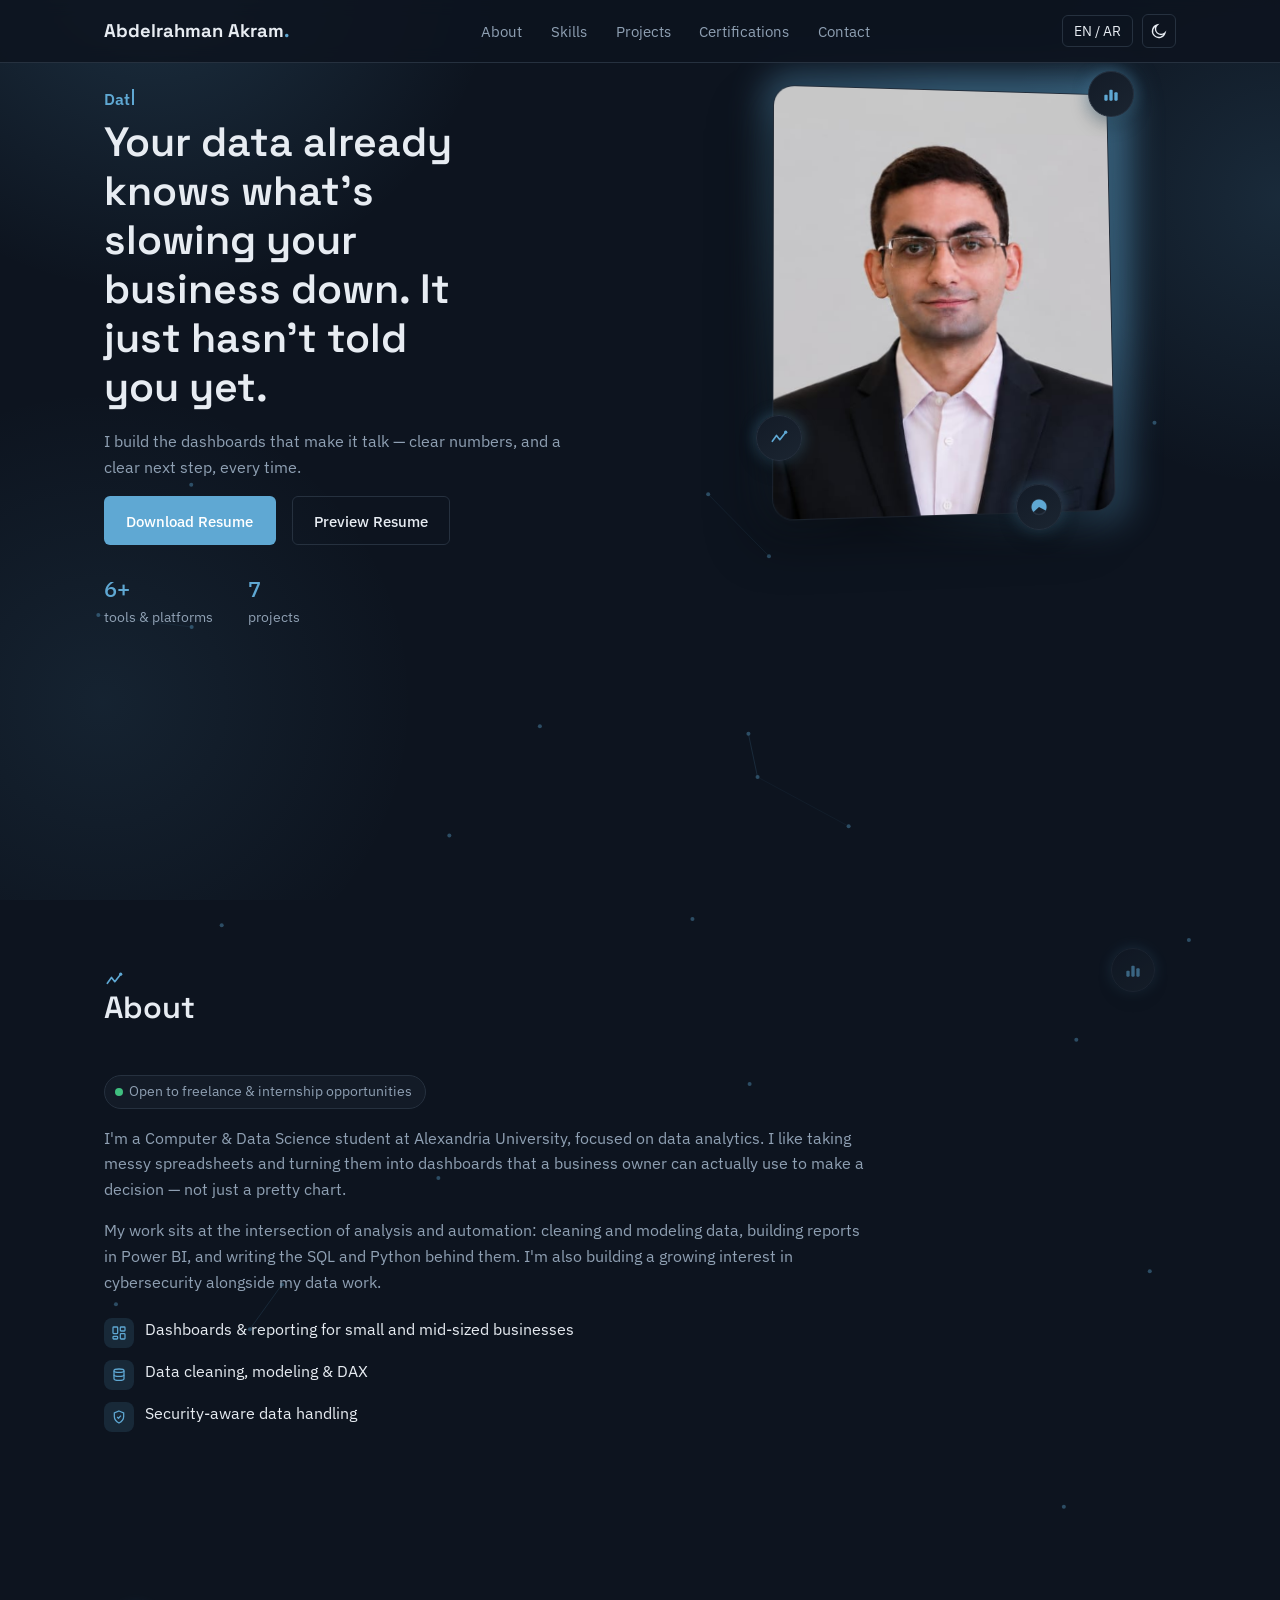
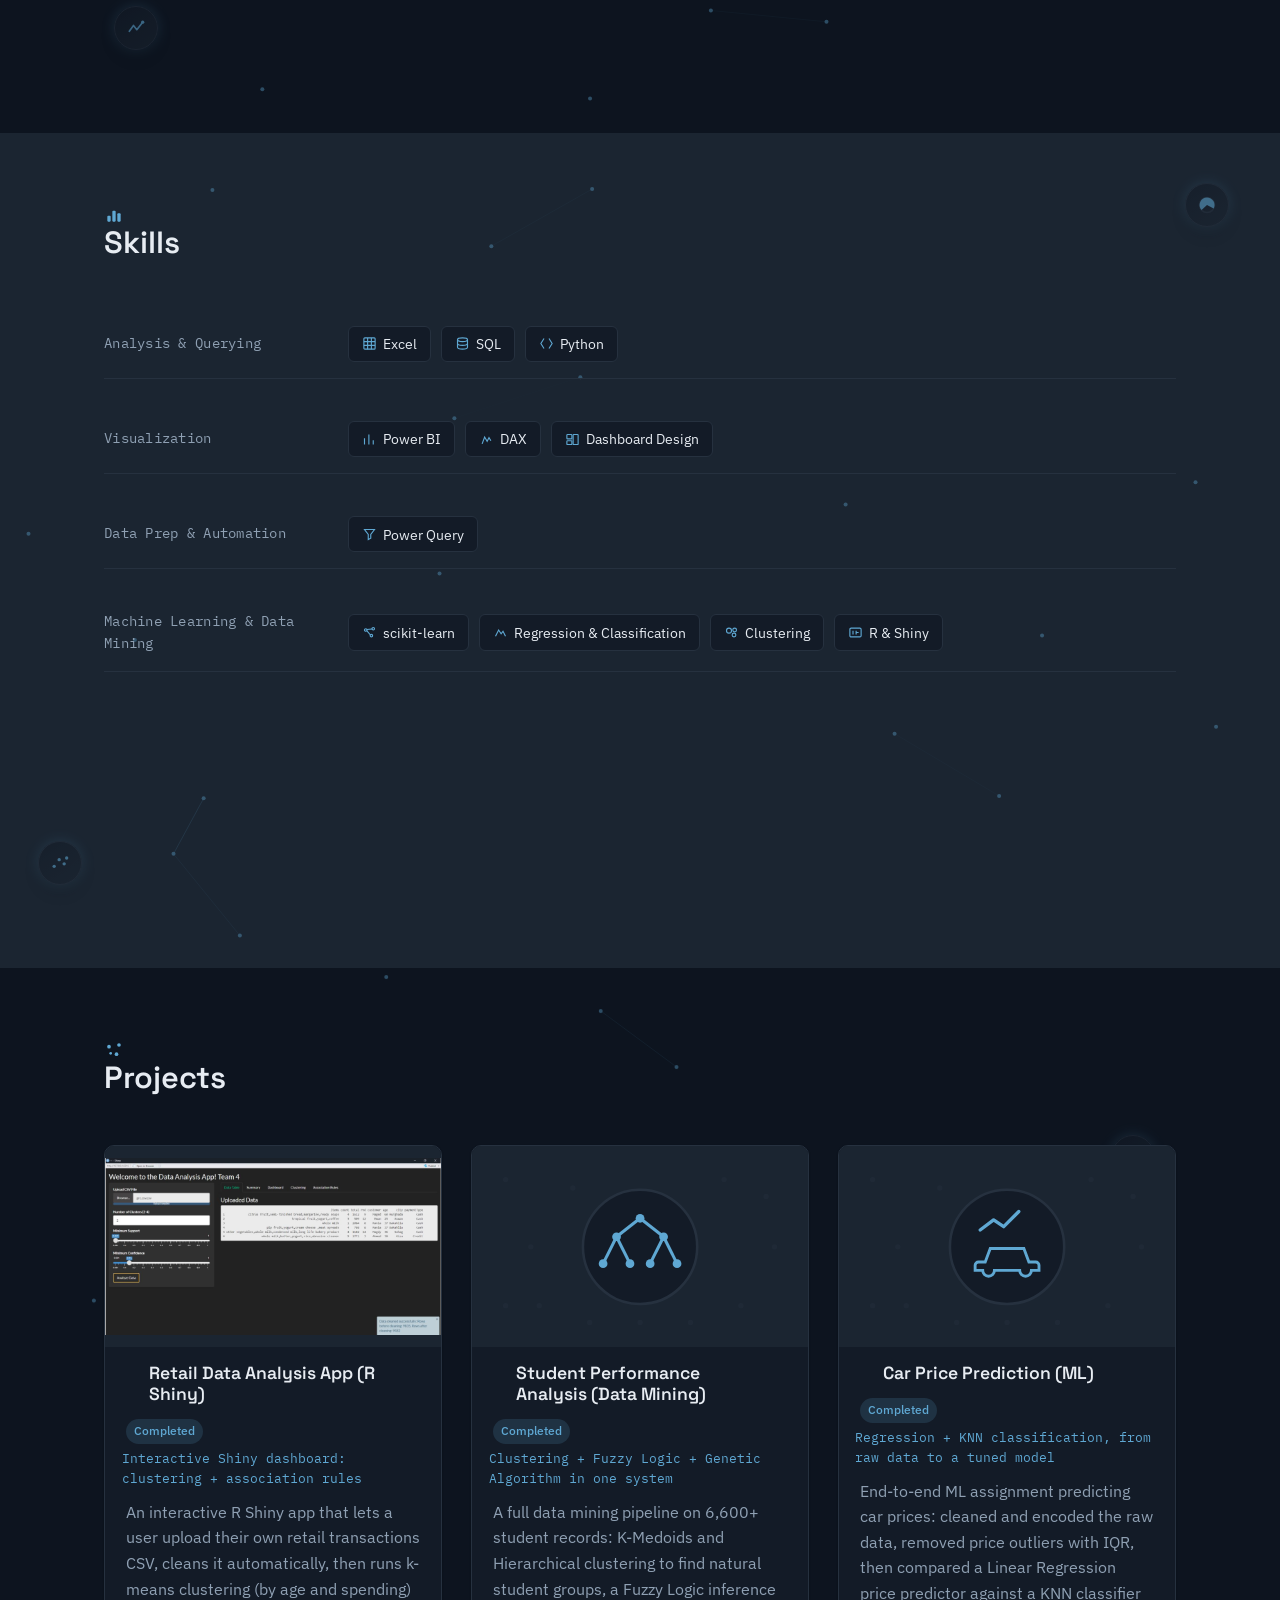
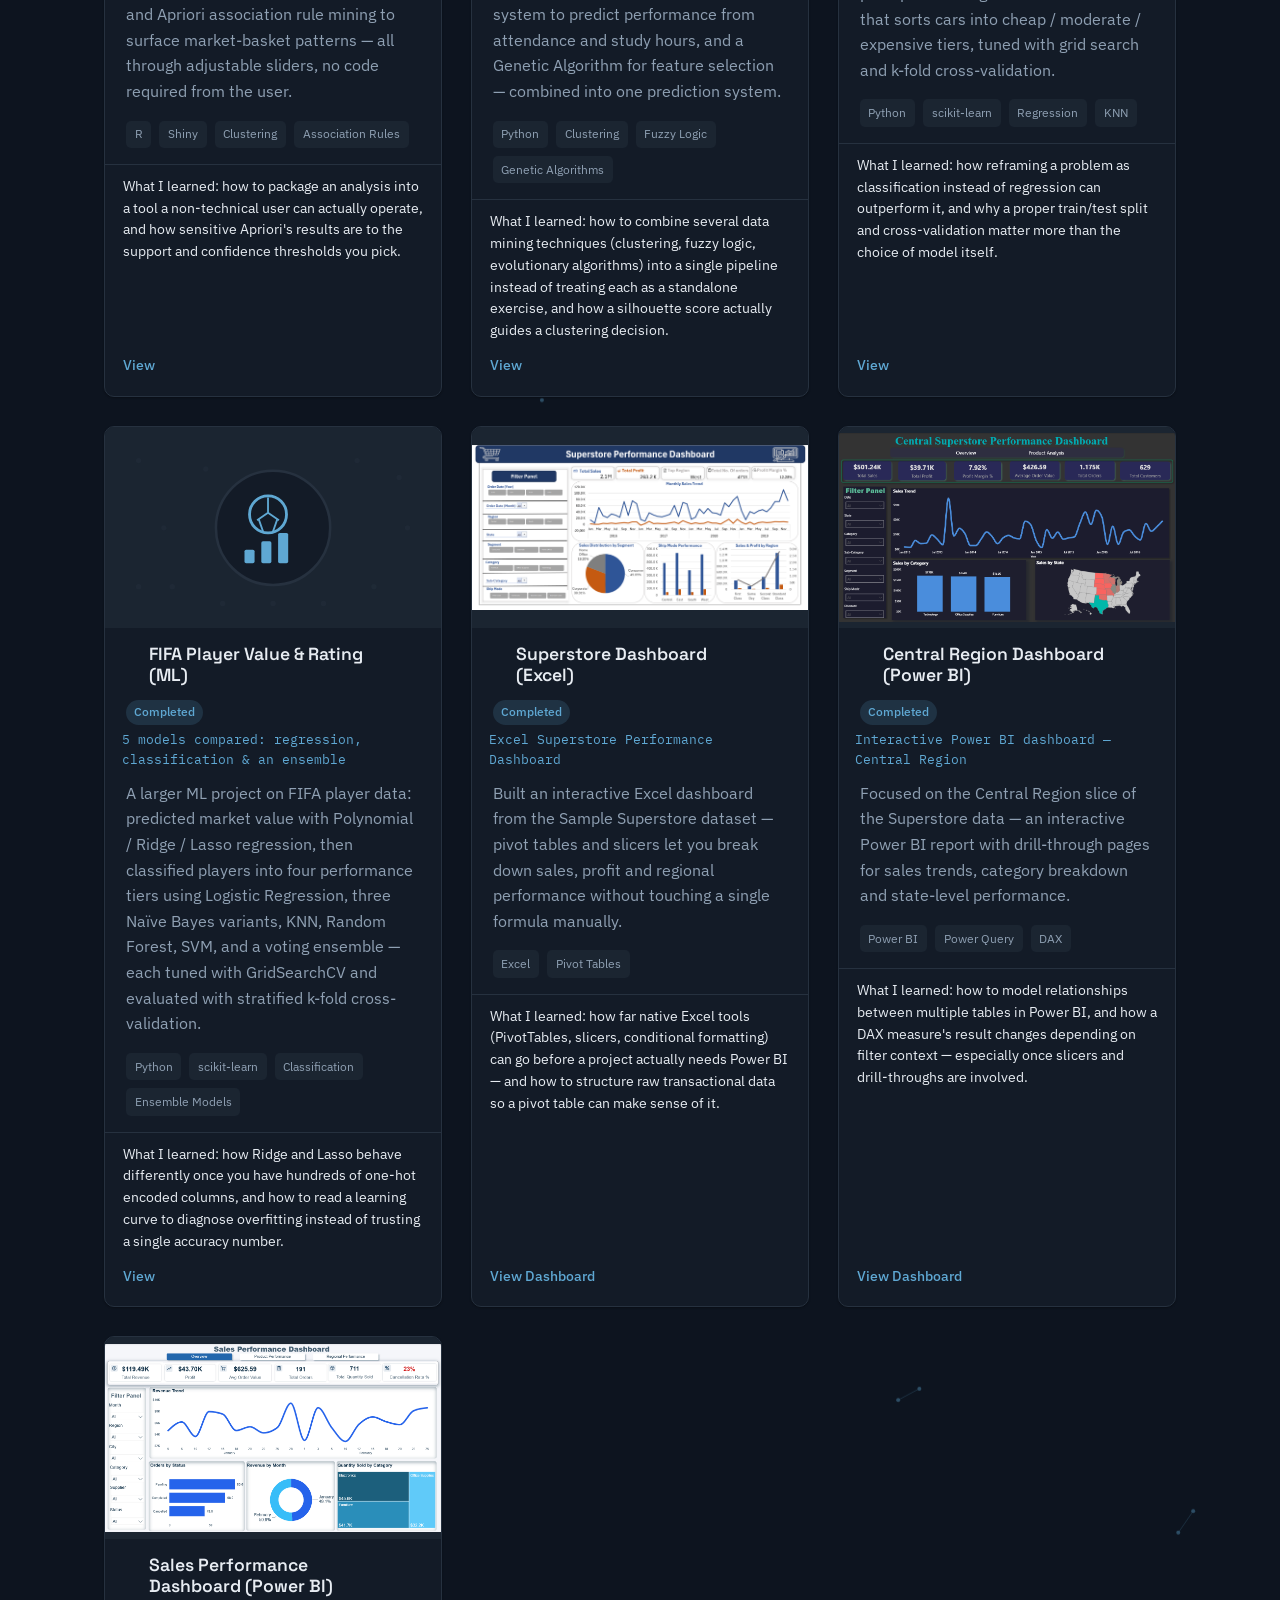
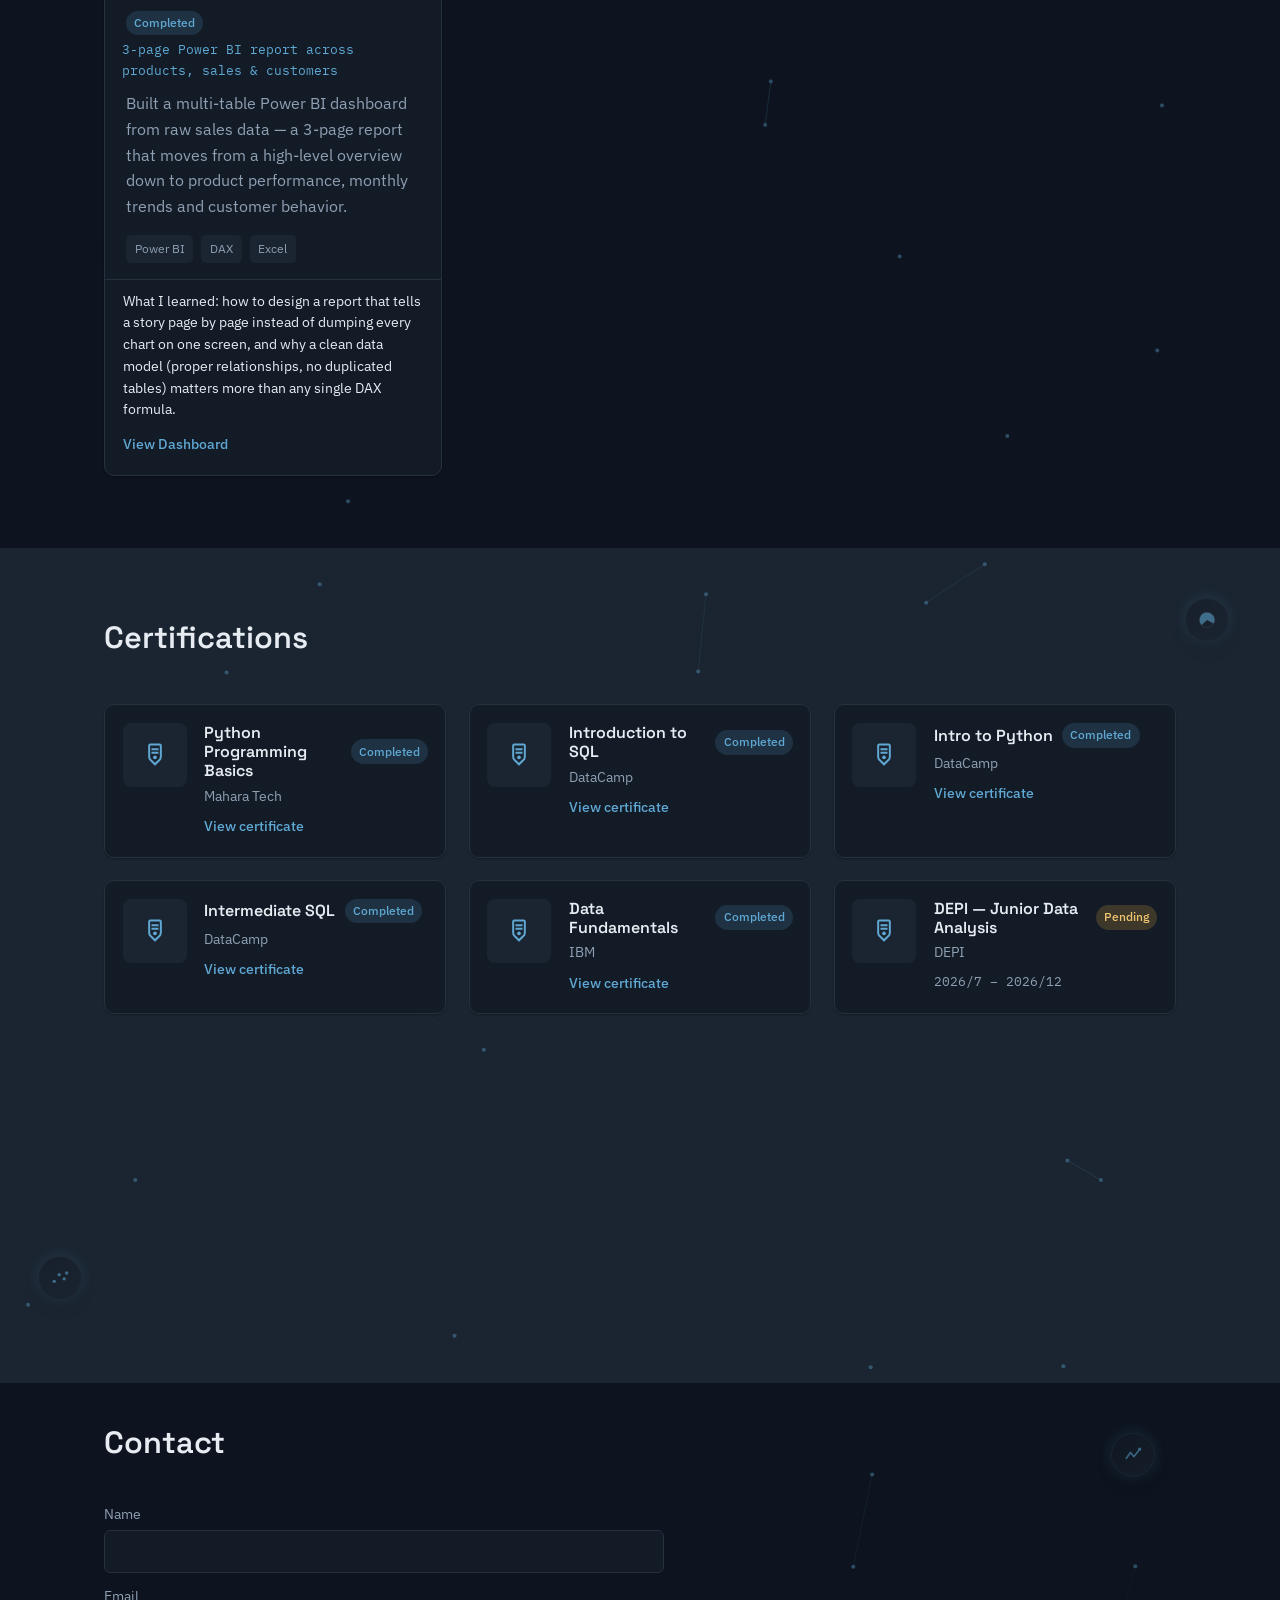
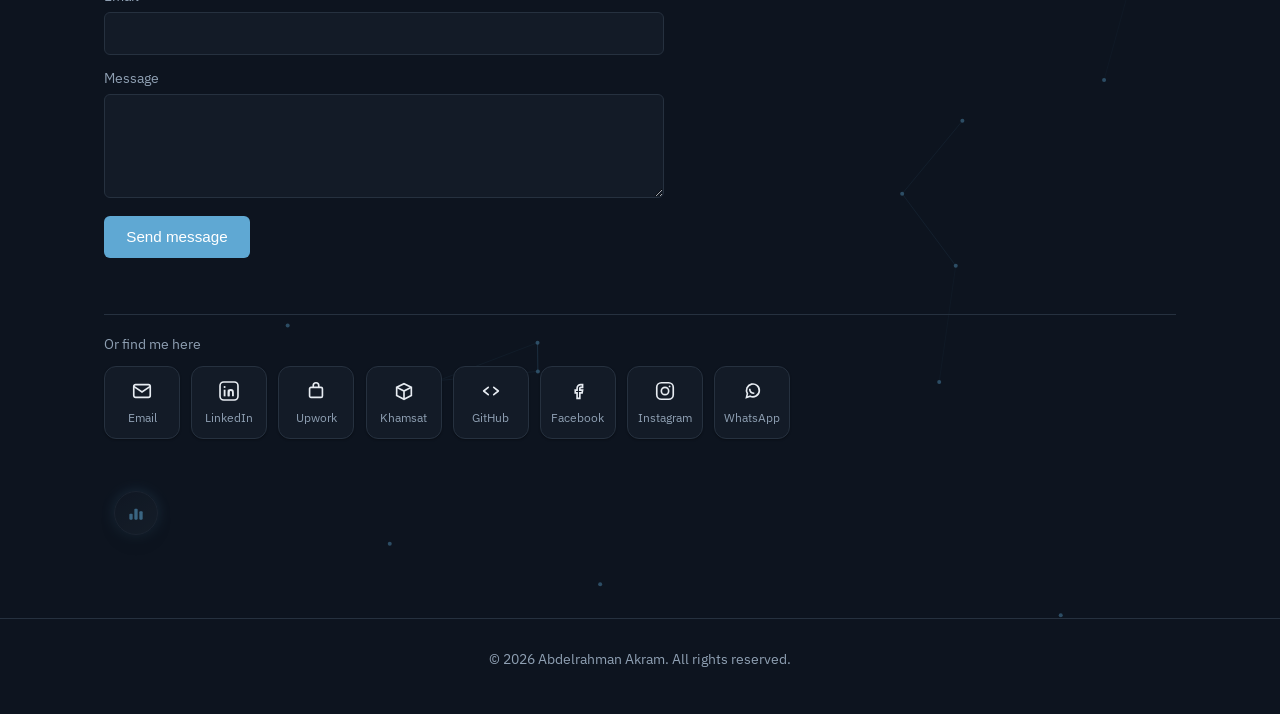
<file: portfolio/index.html>
<!DOCTYPE html>
<html lang="en" dir="ltr">
<head>
<meta charset="UTF-8">
<meta name="viewport" content="width=device-width, initial-scale=1.0">
<title>Abdelrahman Akram — Data Analyst Portfolio</title>

<meta name="description" content="Abdelrahman Akram — Data Analyst portfolio. Power BI dashboards, SQL, Python and data analytics work for growing businesses.">
<meta name="keywords" content="Abdelrahman Akram, Data Analyst, Power BI, SQL, Python, Data Analytics, DAX, Dashboards, Alexandria Egypt">
<meta name="author" content="Abdelrahman Akram">
<meta name="robots" content="index, follow">
<link rel="canonical" href="https://portfolio-cyan-psi-65.vercel.app/">

<!-- Open Graph -->
<meta property="og:type" content="website">
<meta property="og:title" content="Abdelrahman Akram — Data Analyst Portfolio">
<meta property="og:description" content="Power BI dashboards, SQL, Python and data analytics work for growing businesses.">
<meta property="og:url" content="https://portfolio-cyan-psi-65.vercel.app/">
<meta property="og:locale" content="en_US">

<!-- Twitter -->
<meta name="twitter:card" content="summary_large_image">
<meta name="twitter:title" content="Abdelrahman Akram — Data Analyst Portfolio">
<meta name="twitter:description" content="Power BI dashboards, SQL, Python and data analytics work for growing businesses.">
<meta name="twitter:image" content="assets/og-image.png">

<meta name="theme-color" content="#0D141F">
<link rel="icon" type="image/svg+xml" href="Photos/favicon.svg">

<script type="application/ld+json">
{
  "@context": "https://schema.org",
  "@type": "Person",
  "name": "Abdelrahman Akram",
  "jobTitle": "Data Analyst",
  "url": "https://portfolio-cyan-psi-65.vercel.app/",
  "knowsAbout": ["Data Analysis", "Power BI", "SQL", "Python", "Dashboards"]
}
</script>

<link rel="preconnect" href="https://fonts.googleapis.com">
<link rel="preconnect" href="https://fonts.gstatic.com" crossorigin>
<link href="https://fonts.googleapis.com/css2?family=Space+Grotesk:wght@500;600;700&family=IBM+Plex+Sans:wght@400;500;600&family=IBM+Plex+Sans+Arabic:wght@400;500;600;700&family=IBM+Plex+Mono:wght@500&display=swap" rel="stylesheet">
<link rel="stylesheet" href="styles.css">
</head>
<body>

<header class="site-header">
  <div class="header-inner">
    <a href="#hero" class="brand"><span data-i18n="brand_name">Abdelrahman Akram</span><span class="brand-dot">.</span></a>

    <nav class="main-nav" id="mainNav">
      <a href="#about" data-i18n="nav_about">About</a>
      <a href="#skills" data-i18n="nav_skills">Skills</a>
      <a href="#projects" data-i18n="nav_projects">Projects</a>
      <a href="#certifications" data-i18n="nav_certifications">Certifications</a>
      <a href="#contact" data-i18n="nav_contact">Contact</a>
    </nav>

    <div class="header-controls">
      <button id="langToggle" class="ctrl-btn" type="button" aria-label="Toggle language">EN / AR</button>
      <button id="themeToggle" class="ctrl-btn icon-btn" type="button" aria-label="Toggle dark mode">
        <svg id="iconSun" viewBox="0 0 24 24" width="18" height="18" fill="none" stroke="currentColor" stroke-width="1.8" style="display:none"><circle cx="12" cy="12" r="4.2"/><path d="M12 2.5v2.4M12 19v2.4M4.5 12H2M22 12h-2.5M5.3 5.3l1.7 1.7M17 17l1.7 1.7M18.7 5.3L17 7M7 17l-1.7 1.7"/></svg>
        <svg id="iconMoon" viewBox="0 0 24 24" width="18" height="18" fill="none" stroke="currentColor" stroke-width="1.8"><path d="M20 14.5A8.5 8.5 0 1 1 9.5 4a7 7 0 0 0 10.5 10.5Z"/></svg>
      </button>
      <button id="navToggle" class="nav-toggle" type="button" aria-label="Open menu">
        <span></span><span></span><span></span>
      </button>
    </div>
  </div>
</header>

<main>

  <!-- HERO -->
  <section id="hero" class="hero">
    <canvas id="dataCanvas" class="data-canvas hero-canvas" aria-hidden="true"></canvas>
    <div class="hero-content">
      <p class="hero-role"><span id="heroRoleText" data-i18n="hero_role">Data Analyst</span><span class="hero-role-cursor" aria-hidden="true"></span></p>
      <h1 data-i18n="hero_title">Your data already knows what's slowing your business down. It just hasn't told you yet.</h1>
      <p class="hero-sub" data-i18n="hero_sub">I build the dashboards that make it talk — clear numbers, and a clear next step, every time.</p>

      <div class="hero-actions">
        <a class="btn btn-primary" href="assets/Abdelrahman-Akram-Resume.pdf" download>
          <span data-i18n="hero_download">Download Resume</span>
        </a>
        <a class="btn btn-ghost" href="assets/Abdelrahman-Akram-Resume.pdf" target="_blank" rel="noopener">
          <span data-i18n="hero_preview">Preview Resume</span>
        </a>
      </div>

      <div class="hero-stats">
        <div class="stat"><span class="stat-num" data-count="6" data-suffix="+">0</span><span data-i18n="stat_tools">tools &amp; platforms</span></div>
        <div class="stat"><span class="stat-num" data-count="7" data-suffix="">0</span><span data-i18n="stat_projects">projects</span></div>
      </div>
    </div>

    <div class="hero-visual">
      <div class="hero-photo-wrap" id="heroPhotoAnim">
        <div class="hero-photo">
          <svg class="hero-photo-fallback" viewBox="0 0 200 200" width="100%" height="100%" aria-hidden="true">
            <rect width="200" height="200" rx="16" fill="var(--surface-2)"/>
            <circle cx="100" cy="80" r="34" fill="var(--border)"/>
            <path d="M40 175c8-38 40-58 60-58s52 20 60 58" fill="var(--border)"/>
          </svg>
          <img class="hero-photo-img" src="Photos/Photo.png" alt="Abdelrahman Akram" loading="lazy" onerror="this.style.display='none'">
        </div>

        <div class="deco-chart deco-1" aria-hidden="true">
          <svg viewBox="0 0 24 24" width="20" height="20"><rect x="4" y="13" width="4" height="7" rx="1" fill="var(--primary)"/><rect x="10" y="7" width="4" height="13" rx="1" fill="var(--accent)"/><rect x="16" y="10" width="4" height="10" rx="1" fill="var(--primary)"/></svg>
        </div>
        <div class="deco-chart deco-2" aria-hidden="true">
          <svg viewBox="0 0 24 24" width="20" height="20" fill="none" stroke="var(--primary)" stroke-width="2" stroke-linecap="round" stroke-linejoin="round"><path d="M4 16 9 9l4 5 7-9"/><circle cx="20" cy="5" r="2" fill="var(--accent)" stroke="none"/></svg>
        </div>
        <div class="deco-chart deco-3" aria-hidden="true">
          <svg viewBox="0 0 24 24" width="20" height="20"><circle cx="12" cy="12" r="9" fill="none" stroke="var(--border)" stroke-width="2"/><path d="M12 3a9 9 0 0 1 8 13.2L12 12Z" fill="var(--accent)"/><path d="M12 3a9 9 0 0 0-6.5 15.1L12 12Z" fill="var(--primary)"/></svg>
        </div>
      </div>
    </div>

  </section>

  <!-- ABOUT -->
  <section id="about" class="section">
    <canvas class="data-canvas" aria-hidden="true"></canvas>
    <div class="section-deco sd-tr" aria-hidden="true"><svg viewBox="0 0 24 24" width="20" height="20"><rect x="4" y="13" width="4" height="7" rx="1" fill="var(--primary)"/><rect x="10" y="7" width="4" height="13" rx="1" fill="var(--accent)"/><rect x="16" y="10" width="4" height="10" rx="1" fill="var(--primary)"/></svg></div>
    <div class="section-deco sd-bl" aria-hidden="true"><svg viewBox="0 0 24 24" width="20" height="20" fill="none" stroke="var(--primary)" stroke-width="2" stroke-linecap="round" stroke-linejoin="round"><path d="M4 16 9 9l4 5 7-9"/><circle cx="20" cy="5" r="2" fill="var(--accent)" stroke="none"/></svg></div>
    <div class="section-chart section-chart-1" aria-hidden="true">
      <svg viewBox="0 0 24 24" width="20" height="20" fill="none" stroke="var(--primary)" stroke-width="2" stroke-linecap="round" stroke-linejoin="round"><path d="M4 16 9 9l4 5 7-9"/><circle cx="20" cy="5" r="2" fill="var(--accent)" stroke="none"/></svg>
    </div>
    <div class="section-head">
      <h2 data-i18n="about_h2">About</h2>
    </div>
    <div class="about-grid">
      <div class="about-text">
        <p class="status-pill"><span class="status-dot" aria-hidden="true"></span><span data-i18n="about_status">Open to freelance &amp; internship opportunities</span></p>
        <p data-i18n="about_p1">I'm a Computer &amp; Data Science student at Alexandria University, focused on data analytics. I like taking messy spreadsheets and turning them into dashboards that a business owner can actually use to make a decision — not just a pretty chart.</p>
        <p data-i18n="about_p2">My work sits at the intersection of analysis and automation: cleaning and modeling data, building reports in Power BI, and writing the SQL and Python behind them. I'm also building a growing interest in cybersecurity alongside my data work.</p>
        <ul class="focus-list">
          <li>
            <span class="focus-icon" aria-hidden="true"><svg viewBox="0 0 24 24" fill="none" stroke="currentColor" stroke-width="1.9"><rect x="3" y="3" width="7" height="10" rx="1.2"/><rect x="14" y="3" width="7" height="6" rx="1.2"/><rect x="14" y="13" width="7" height="8" rx="1.2"/><rect x="3" y="17" width="7" height="4" rx="1.2"/></svg></span>
            <span data-i18n="about_focus1">Dashboards &amp; reporting for small and mid-sized businesses</span>
          </li>
          <li>
            <span class="focus-icon" aria-hidden="true"><svg viewBox="0 0 24 24" fill="none" stroke="currentColor" stroke-width="1.9"><ellipse cx="12" cy="5.5" rx="7.5" ry="2.5"/><path d="M4.5 5.5v6c0 1.4 3.4 2.5 7.5 2.5s7.5-1.1 7.5-2.5v-6"/><path d="M4.5 11.5v6c0 1.4 3.4 2.5 7.5 2.5s7.5-1.1 7.5-2.5v-6"/></svg></span>
            <span data-i18n="about_focus2">Data cleaning, modeling &amp; DAX</span>
          </li>
          <li>
            <span class="focus-icon" aria-hidden="true"><svg viewBox="0 0 24 24" fill="none" stroke="currentColor" stroke-width="1.9"><path d="M12 3l7 3v5.2c0 4.6-3 7.7-7 9.8-4-2.1-7-5.2-7-9.8V6Z"/><path d="M9.3 12l1.9 1.9L15 10"/></svg></span>
            <span data-i18n="about_focus3">Security-aware data handling</span>
          </li>
        </ul>
      </div>
    </div>
  </section>

  <!-- SKILLS -->
  <section id="skills" class="section alt">
    <canvas class="data-canvas" aria-hidden="true"></canvas>
    <div class="section-deco sd-tr" aria-hidden="true"><svg viewBox="0 0 24 24" width="20" height="20"><circle cx="12" cy="12" r="9" fill="none" stroke="var(--border)" stroke-width="2"/><path d="M12 3a9 9 0 0 1 8 13.2L12 12Z" fill="var(--accent)"/><path d="M12 3a9 9 0 0 0-6.5 15.1L12 12Z" fill="var(--primary)"/></svg></div>
    <div class="section-deco sd-bl" aria-hidden="true"><svg viewBox="0 0 24 24" width="20" height="20"><circle cx="5" cy="16" r="2" fill="var(--primary)"/><circle cx="11" cy="8" r="2" fill="var(--accent)"/><circle cx="17" cy="13" r="2" fill="var(--primary)"/><circle cx="20" cy="6" r="2" fill="var(--accent)"/></svg></div>
    <div class="section-chart section-chart-2" aria-hidden="true">
      <svg viewBox="0 0 24 24" width="20" height="20"><rect x="4" y="13" width="4" height="7" rx="1" fill="var(--primary)"/><rect x="10" y="7" width="4" height="13" rx="1" fill="var(--accent)"/><rect x="16" y="10" width="4" height="10" rx="1" fill="var(--primary)"/></svg>
    </div>
    <div class="section-head">
      <h2 data-i18n="skills_h2">Skills</h2>
    </div>
    <div class="skills-list">
      <div class="skill-row">
        <span class="skill-label" data-i18n="skills_cat_analysis">Analysis &amp; Querying</span>
        <div class="skill-chips">
          <span><svg class="chip-icon" style="animation-delay:0s" viewBox="0 0 24 24" fill="none" stroke="currentColor" stroke-width="1.8"><rect x="3" y="3" width="18" height="18" rx="1.5"/><path d="M3 9h18M3 15h18M9 3v18M15 3v18"/></svg>Excel</span>
          <span><svg class="chip-icon" style="animation-delay:.3s" viewBox="0 0 24 24" fill="none" stroke="currentColor" stroke-width="1.8"><path d="M4 6c0-1.7 3.6-3 8-3s8 1.3 8 3-3.6 3-8 3-8-1.3-8-3Z"/><path d="M4 6v12c0 1.7 3.6 3 8 3s8-1.3 8-3V6"/><path d="M4 12c0 1.7 3.6 3 8 3s8-1.3 8-3"/></svg>SQL</span>
          <span><svg class="chip-icon" style="animation-delay:.6s" viewBox="0 0 24 24" fill="none" stroke="currentColor" stroke-width="1.8"><path d="M8 4 3 12l5 8M16 4l5 8-5 8"/></svg>Python</span>
        </div>
      </div>
      <div class="skill-row">
        <span class="skill-label" data-i18n="skills_cat_viz">Visualization</span>
        <div class="skill-chips">
          <span><svg class="chip-icon" style="animation-delay:.1s" viewBox="0 0 24 24" fill="none" stroke="currentColor" stroke-width="1.8"><path d="M4 20V10M11 20V4M18 20v-7"/></svg>Power BI</span>
          <span><svg class="chip-icon" style="animation-delay:.4s" viewBox="0 0 24 24" fill="none" stroke="currentColor" stroke-width="1.8"><path d="M5 19 9 8l4 7 3-6 3 5"/></svg>DAX</span>
          <span><svg class="chip-icon" style="animation-delay:.7s" viewBox="0 0 24 24" fill="none" stroke="currentColor" stroke-width="1.8"><rect x="3" y="4" width="8" height="7" rx="1"/><rect x="13" y="4" width="8" height="16" rx="1"/><rect x="3" y="14" width="8" height="6" rx="1"/></svg>Dashboard Design</span>
        </div>
      </div>
      <div class="skill-row">
        <span class="skill-label" data-i18n="skills_cat_prep">Data Prep &amp; Automation</span>
        <div class="skill-chips">
          <span><svg class="chip-icon" style="animation-delay:.2s" viewBox="0 0 24 24" fill="none" stroke="currentColor" stroke-width="1.8"><path d="M4 4h16l-6 8v6l-4 2v-8L4 4Z"/></svg>Power Query</span>
        </div>
      </div>
      <div class="skill-row">
        <span class="skill-label" data-i18n="skills_cat_ml">Machine Learning &amp; Data Mining</span>
        <div class="skill-chips">
          <span><svg class="chip-icon" style="animation-delay:.05s" viewBox="0 0 24 24" fill="none" stroke="currentColor" stroke-width="1.8"><circle cx="6" cy="8" r="2"/><circle cx="18" cy="6" r="2"/><circle cx="15" cy="17" r="2"/><path d="M7.6 9 13.5 16M7.6 7.3 16.2 6.4"/></svg>scikit-learn</span>
          <span><svg class="chip-icon" style="animation-delay:.35s" viewBox="0 0 24 24" fill="none" stroke="currentColor" stroke-width="1.8"><path d="M4 18 9 8l4 6 3-4 4 8"/></svg>Regression &amp; Classification</span>
          <span><svg class="chip-icon" style="animation-delay:.6s" viewBox="0 0 24 24" fill="none" stroke="currentColor" stroke-width="1.8"><circle cx="8" cy="9" r="4"/><circle cx="17" cy="8" r="3"/><circle cx="16" cy="16" r="3"/></svg>Clustering</span>
          <span><svg class="chip-icon" style="animation-delay:.8s" viewBox="0 0 24 24" fill="none" stroke="currentColor" stroke-width="1.8"><rect x="3" y="5" width="18" height="14" rx="2"/><path d="M8 9v6M13 9v6M13 12h4"/></svg>R &amp; Shiny</span>
        </div>
      </div>
    </div>
  </section>

  <!-- PROJECTS -->
  <section id="projects" class="section">
    <canvas class="data-canvas" aria-hidden="true"></canvas>
    <div class="section-deco sd-tr" aria-hidden="true"><svg viewBox="0 0 24 24" width="20" height="20"><rect x="4" y="13" width="4" height="7" rx="1" fill="var(--primary)"/><rect x="10" y="7" width="4" height="13" rx="1" fill="var(--accent)"/><rect x="16" y="10" width="4" height="10" rx="1" fill="var(--primary)"/></svg></div>
    <div class="section-deco sd-bl" aria-hidden="true"><svg viewBox="0 0 24 24" width="20" height="20" fill="none" stroke="var(--primary)" stroke-width="2" stroke-linecap="round" stroke-linejoin="round"><path d="M4 16 9 9l4 5 7-9"/><circle cx="20" cy="5" r="2" fill="var(--accent)" stroke="none"/></svg></div>
    <div class="section-chart section-chart-3" aria-hidden="true">
      <svg viewBox="0 0 24 24" width="20" height="20"><circle cx="6" cy="8" r="2.2" fill="var(--primary)"/><circle cx="18" cy="6" r="2.2" fill="var(--accent)"/><circle cx="15" cy="17" r="2.2" fill="var(--primary)"/><circle cx="8" cy="16" r="1.6" fill="var(--accent)"/></svg>
    </div>
    <div class="section-head">
      <h2 data-i18n="projects_h2">Projects</h2>
    </div>
    <div class="projects-grid">

      <article class="project-card">
        <div class="project-visual" data-images='["Projects/photos/project0/1.png","Projects/photos/project0/2.png","Projects/photos/project0/3.png","Projects/photos/project0/4.png","Projects/photos/project0/5.png"]'>
          <svg class="project-visual-fallback" viewBox="0 0 200 120" width="100%" height="100%">
            <rect width="200" height="120" fill="var(--surface-2)"/>
            <g opacity=".4" fill="var(--border)">
              <circle cx="20" cy="20" r="1.6"/><circle cx="40" cy="95" r="1.6"/><circle cx="60" cy="25" r="1.6"/>
              <circle cx="175" cy="30" r="1.6"/><circle cx="160" cy="95" r="1.6"/><circle cx="20" cy="95" r="1.6"/>
              <circle cx="180" cy="60" r="1.6"/><circle cx="35" cy="60" r="1.6"/><circle cx="150" cy="20" r="1.6"/>
              <circle cx="100" cy="105" r="1.6"/><circle cx="70" cy="105" r="1.6"/><circle cx="130" cy="105" r="1.6"/>
            </g>
            <circle cx="100" cy="60" r="34" fill="var(--surface)" stroke="var(--border)" stroke-width="1.5"/>
            <rect x="82" y="46" width="36" height="24" rx="3" fill="none" stroke="var(--primary)" stroke-width="2"/>
            <line x1="87" y1="78" x2="113" y2="78" stroke="var(--border)" stroke-width="2" stroke-linecap="round"/>
            <circle cx="100" cy="78" r="3.4" fill="var(--accent)"/>
          </svg>
          <img class="project-img" alt="Project screenshot" loading="lazy">
          <button type="button" class="carousel-arrow prev" aria-label="Previous image">
            <svg viewBox="0 0 24 24" fill="none" stroke="currentColor" stroke-width="2"><path d="M15 18l-6-6 6-6"/></svg>
          </button>
          <button type="button" class="carousel-arrow next" aria-label="Next image">
            <svg viewBox="0 0 24 24" fill="none" stroke="currentColor" stroke-width="2"><path d="M9 6l6 6-6 6"/></svg>
          </button>
        </div>
        <div class="project-title-row">
          <h3 data-i18n="proj_shiny_title">Retail Data Analysis App (R Shiny)</h3>
          <span class="badge done" data-i18n="status_completed">Completed</span>
        </div>
        <p class="project-stat" data-i18n="proj_shiny_stat">Interactive Shiny dashboard: clustering + association rules</p>
        <p data-i18n="proj_shiny_desc">An interactive R Shiny app that lets a user upload their own retail transactions CSV, cleans it automatically, then runs k-means clustering (by age and spending) and Apriori association rule mining to surface market-basket patterns — all through adjustable sliders, no code required from the user.</p>
        <div class="project-tags"><span>R</span><span>Shiny</span><span>Clustering</span><span>Association Rules</span></div>
        <p class="project-takeaway" data-i18n="proj_shiny_takeaway">What I learned: how to package an analysis into a tool a non-technical user can actually operate, and how sensitive Apriori's results are to the support and confidence thresholds you pick.</p>
        <a class="project-link" href="https://github.com/AbdelrhmanAkram1/Customer_Behavior-_Analysis_App_-with-RStudio-" target="_blank" rel="noopener" data-i18n="view_code">View</a>
      </article>

      <article class="project-card">
        <div class="project-visual">
          <svg viewBox="0 0 200 120" width="100%" height="100%">
            <rect width="200" height="120" fill="var(--surface-2)"/>
            <g opacity=".4" fill="var(--border)">
              <circle cx="20" cy="20" r="1.6"/><circle cx="40" cy="95" r="1.6"/><circle cx="60" cy="25" r="1.6"/>
              <circle cx="175" cy="30" r="1.6"/><circle cx="160" cy="95" r="1.6"/><circle cx="20" cy="95" r="1.6"/>
              <circle cx="180" cy="60" r="1.6"/><circle cx="35" cy="60" r="1.6"/><circle cx="150" cy="20" r="1.6"/>
              <circle cx="100" cy="105" r="1.6"/><circle cx="70" cy="105" r="1.6"/><circle cx="130" cy="105" r="1.6"/>
            </g>
            <circle cx="100" cy="60" r="34" fill="var(--surface)" stroke="var(--border)" stroke-width="1.5"/>
            <g stroke="var(--primary)" stroke-width="1.8" fill="none">
              <line x1="100" y1="43" x2="86" y2="54"/>
              <line x1="100" y1="43" x2="114" y2="54"/>
              <line x1="86" y1="54" x2="78" y2="70"/>
              <line x1="86" y1="54" x2="94" y2="70"/>
              <line x1="114" y1="54" x2="106" y2="70"/>
              <line x1="114" y1="54" x2="122" y2="70"/>
            </g>
            <g fill="var(--accent)">
              <circle cx="100" cy="43" r="2.6"/>
              <circle cx="86" cy="54" r="2.6"/><circle cx="114" cy="54" r="2.6"/>
              <circle cx="78" cy="70" r="2.6"/><circle cx="94" cy="70" r="2.6"/>
              <circle cx="106" cy="70" r="2.6"/><circle cx="122" cy="70" r="2.6"/>
            </g>
          </svg>
        </div>
        <div class="project-title-row">
          <h3 data-i18n="proj_dm_title">Student Performance Analysis (Data Mining)</h3>
          <span class="badge done" data-i18n="status_completed">Completed</span>
        </div>
        <p class="project-stat" data-i18n="proj_dm_stat">Clustering + Fuzzy Logic + Genetic Algorithm in one system</p>
        <p data-i18n="proj_dm_desc">A full data mining pipeline on 6,600+ student records: K-Medoids and Hierarchical clustering to find natural student groups, a Fuzzy Logic inference system to predict performance from attendance and study hours, and a Genetic Algorithm for feature selection — combined into one prediction system.</p>
        <div class="project-tags"><span>Python</span><span>Clustering</span><span>Fuzzy Logic</span><span>Genetic Algorithms</span></div>
        <p class="project-takeaway" data-i18n="proj_dm_takeaway">What I learned: how to combine several data mining techniques (clustering, fuzzy logic, evolutionary algorithms) into a single pipeline instead of treating each as a standalone exercise, and how a silhouette score actually guides a clustering decision.</p>
        <a class="project-link" href="https://github.com/AbdelrhmanAkram1/Student-Performance-Analysis-and-prediction-python" target="_blank" rel="noopener" data-i18n="view_code">View</a>
      </article>

      <article class="project-card">
        <div class="project-visual">
          <svg viewBox="0 0 200 120" width="100%" height="100%">
            <rect width="200" height="120" fill="var(--surface-2)"/>
            <g opacity=".4" fill="var(--border)">
              <circle cx="20" cy="20" r="1.6"/><circle cx="40" cy="95" r="1.6"/><circle cx="60" cy="25" r="1.6"/>
              <circle cx="175" cy="30" r="1.6"/><circle cx="160" cy="95" r="1.6"/><circle cx="20" cy="95" r="1.6"/>
              <circle cx="180" cy="60" r="1.6"/><circle cx="35" cy="60" r="1.6"/><circle cx="150" cy="20" r="1.6"/>
              <circle cx="100" cy="105" r="1.6"/><circle cx="70" cy="105" r="1.6"/><circle cx="130" cy="105" r="1.6"/>
            </g>
            <circle cx="100" cy="60" r="34" fill="var(--surface)" stroke="var(--border)" stroke-width="1.5"/>
            <path d="M84 50l8-6 6 4 9-9" fill="none" stroke="var(--accent)" stroke-width="2" stroke-linecap="round" stroke-linejoin="round"/>
            <path d="M83 69h4l3-8h20l3 8h4a2 2 0 0 1 2 2v3h-4.5a3.5 3.5 0 0 1-7 0h-15a3.5 3.5 0 0 1-7 0H81v-3a2 2 0 0 1 2-2Z" fill="none" stroke="var(--primary)" stroke-width="1.7"/>
          </svg>
        </div>
        <div class="project-title-row">
          <h3 data-i18n="proj_car_title">Car Price Prediction (ML)</h3>
          <span class="badge done" data-i18n="status_completed">Completed</span>
        </div>
        <p class="project-stat" data-i18n="proj_car_stat">Regression + KNN classification, from raw data to a tuned model</p>
        <p data-i18n="proj_car_desc">End-to-end ML assignment predicting car prices: cleaned and encoded the raw data, removed price outliers with IQR, then compared a Linear Regression price predictor against a KNN classifier that sorts cars into cheap / moderate / expensive tiers, tuned with grid search and k-fold cross-validation.</p>
        <div class="project-tags"><span>Python</span><span>scikit-learn</span><span>Regression</span><span>KNN</span></div>
        <p class="project-takeaway" data-i18n="proj_car_takeaway">What I learned: how reframing a problem as classification instead of regression can outperform it, and why a proper train/test split and cross-validation matter more than the choice of model itself.</p>
        <a class="project-link" href="https://github.com/AbdelrhmanAkram1/Machine-Learning-Car-Price-Prediction-and-Classification" target="_blank" rel="noopener" data-i18n="view_code">View</a>
      </article>

      <article class="project-card">
        <div class="project-visual">
          <svg viewBox="0 0 200 120" width="100%" height="100%">
            <rect width="200" height="120" fill="var(--surface-2)"/>
            <g opacity=".4" fill="var(--border)">
              <circle cx="20" cy="20" r="1.6"/><circle cx="40" cy="95" r="1.6"/><circle cx="60" cy="25" r="1.6"/>
              <circle cx="175" cy="30" r="1.6"/><circle cx="160" cy="95" r="1.6"/><circle cx="20" cy="95" r="1.6"/>
              <circle cx="180" cy="60" r="1.6"/><circle cx="35" cy="60" r="1.6"/><circle cx="150" cy="20" r="1.6"/>
              <circle cx="100" cy="105" r="1.6"/><circle cx="70" cy="105" r="1.6"/><circle cx="130" cy="105" r="1.6"/>
            </g>
            <circle cx="100" cy="60" r="34" fill="var(--surface)" stroke="var(--border)" stroke-width="1.5"/>
            <circle cx="97" cy="52" r="11" fill="none" stroke="var(--primary)" stroke-width="1.7"/>
            <path d="M97 42v9l6.5 4.5M97 51l-6.5 4.5M91.5 55l2.5 7M102.5 55l-2.5 7" stroke="var(--primary)" stroke-width="1.1" fill="none"/>
            <g fill="var(--accent)">
              <rect x="83" y="73" width="6" height="8" rx="1"/>
              <rect x="93" y="68" width="6" height="13" rx="1"/>
              <rect x="103" y="63" width="6" height="18" rx="1"/>
            </g>
          </svg>
        </div>
        <div class="project-title-row">
          <h3 data-i18n="proj_fifa_title">FIFA Player Value &amp; Rating (ML)</h3>
          <span class="badge done" data-i18n="status_completed">Completed</span>
        </div>
        <p class="project-stat" data-i18n="proj_fifa_stat">5 models compared: regression, classification &amp; an ensemble</p>
        <p data-i18n="proj_fifa_desc">A larger ML project on FIFA player data: predicted market value with Polynomial / Ridge / Lasso regression, then classified players into four performance tiers using Logistic Regression, three Naïve Bayes variants, KNN, Random Forest, SVM, and a voting ensemble — each tuned with GridSearchCV and evaluated with stratified k-fold cross-validation.</p>
        <div class="project-tags"><span>Python</span><span>scikit-learn</span><span>Classification</span><span>Ensemble Models</span></div>
        <p class="project-takeaway" data-i18n="proj_fifa_takeaway">What I learned: how Ridge and Lasso behave differently once you have hundreds of one-hot encoded columns, and how to read a learning curve to diagnose overfitting instead of trusting a single accuracy number.</p>
        <a class="project-link" href="https://github.com/AbdelrhmanAkram1/Machine-Learning-Car-Price-Prediction-and-Classification" target="_blank" rel="noopener" data-i18n="view_code">View</a>
      </article>

      <article class="project-card">
        <div class="project-visual" data-images='["Projects/photos/project1/1.png","Projects/photos/project1/2.png"]'>
          <svg class="project-visual-fallback" viewBox="0 0 200 120" width="100%" height="100%">
            <rect width="200" height="120" fill="var(--surface-2)"/>
            <g fill="var(--primary)">
              <rect x="20" y="60" width="18" height="45"/>
              <rect x="50" y="40" width="18" height="65"/>
              <rect x="80" y="70" width="18" height="35"/>
            </g>
            <g fill="var(--accent)">
              <rect x="110" y="30" width="18" height="75"/>
              <rect x="140" y="55" width="18" height="50"/>
            </g>
          </svg>
          <img class="project-img" alt="Project screenshot" loading="lazy">
          <button type="button" class="carousel-arrow prev" aria-label="Previous image">
            <svg viewBox="0 0 24 24" fill="none" stroke="currentColor" stroke-width="2"><path d="M15 18l-6-6 6-6"/></svg>
          </button>
          <button type="button" class="carousel-arrow next" aria-label="Next image">
            <svg viewBox="0 0 24 24" fill="none" stroke="currentColor" stroke-width="2"><path d="M9 6l6 6-6 6"/></svg>
          </button>
        </div>
        <div class="project-title-row">
          <h3 data-i18n="proj1_title">Superstore Dashboard (Excel)</h3>
          <span class="badge done" data-i18n="status_completed">Completed</span>
        </div>
        <p class="project-stat" data-i18n="proj1_stat">Excel Superstore Performance Dashboard</p>
        <p data-i18n="proj1_desc">Built an interactive Excel dashboard from the Sample Superstore dataset — pivot tables and slicers let you break down sales, profit and regional performance without touching a single formula manually.</p>
        <div class="project-tags"><span>Excel</span><span>Pivot Tables</span></div>
        <p class="project-takeaway" data-i18n="proj1_takeaway">What I learned: how far native Excel tools (PivotTables, slicers, conditional formatting) can go before a project actually needs Power BI — and how to structure raw transactional data so a pivot table can make sense of it.</p>
        <a class="project-link" href="https://1drv.ms/x/c/802f16e9505e60a0/IQB6T2bic5ogT5FCe5BD2NAxATrNrxf-bXb5vPulaAtTZrY?e=MYvqbL" target="_blank" rel="noopener" data-i18n="view_dashboard">View</a>
      </article>

      <article class="project-card">
        <div class="project-visual" data-images='["Projects/photos/project2/1.png","Projects/photos/project2/2.png"]'>
          <svg class="project-visual-fallback" viewBox="0 0 200 120" width="100%" height="100%">
            <rect width="200" height="120" fill="var(--surface-2)"/>
            <polyline points="15,90 45,60 75,80 105,35 135,55 165,20"
              fill="none" stroke="var(--primary)" stroke-width="4" stroke-linecap="round" stroke-linejoin="round"/>
            <g fill="var(--accent)">
              <circle cx="45" cy="60" r="4"/><circle cx="105" cy="35" r="4"/><circle cx="165" cy="20" r="4"/>
            </g>
          </svg>
          <img class="project-img" alt="Project screenshot" loading="lazy">
          <button type="button" class="carousel-arrow prev" aria-label="Previous image">
            <svg viewBox="0 0 24 24" fill="none" stroke="currentColor" stroke-width="2"><path d="M15 18l-6-6 6-6"/></svg>
          </button>
          <button type="button" class="carousel-arrow next" aria-label="Next image">
            <svg viewBox="0 0 24 24" fill="none" stroke="currentColor" stroke-width="2"><path d="M9 6l6 6-6 6"/></svg>
          </button>
        </div>
        <div class="project-title-row">
          <h3 data-i18n="proj2_title">Central Region Dashboard (Power BI)</h3>
          <span class="badge done" data-i18n="status_completed">Completed</span>
        </div>
        <p class="project-stat" data-i18n="proj2_stat">Interactive Power BI dashboard — Central Region</p>
        <p data-i18n="proj2_desc">Focused on the Central Region slice of the Superstore data — an interactive Power BI report with drill-through pages for sales trends, category breakdown and state-level performance.</p>
        <div class="project-tags"><span>Power BI</span><span>Power Query</span><span>DAX</span></div>
        <p class="project-takeaway" data-i18n="proj2_takeaway">What I learned: how to model relationships between multiple tables in Power BI, and how a DAX measure's result changes depending on filter context — especially once slicers and drill-throughs are involved.</p>
        <a class="project-link" href="https://app.powerbi.com/groups/me/reports/7661528d-5ee3-408a-8035-c61ba403e41c/5e73a4133a620201ad0f?experience=power-bi" target="_blank" rel="noopener" data-i18n="view_dashboard">View</a>
      </article>

      <article class="project-card">
        <div class="project-visual" data-images='["Projects/photos/project3/1.png","Projects/photos/project3/2.png","Projects/photos/project3/3.png"]'>
          <svg class="project-visual-fallback" viewBox="0 0 200 120" width="100%" height="100%">
            <rect width="200" height="120" fill="var(--surface-2)"/>
            <path d="M100 20l45 16v30c0 30-20 45-45 54-25-9-45-24-45-54V36z" fill="none" stroke="var(--primary)" stroke-width="4"/>
            <path d="M85 68l10 10 22-24" fill="none" stroke="var(--accent)" stroke-width="4" stroke-linecap="round" stroke-linejoin="round"/>
          </svg>
          <img class="project-img" alt="Project screenshot" loading="lazy">
          <button type="button" class="carousel-arrow prev" aria-label="Previous image">
            <svg viewBox="0 0 24 24" fill="none" stroke="currentColor" stroke-width="2"><path d="M15 18l-6-6 6-6"/></svg>
          </button>
          <button type="button" class="carousel-arrow next" aria-label="Next image">
            <svg viewBox="0 0 24 24" fill="none" stroke="currentColor" stroke-width="2"><path d="M9 6l6 6-6 6"/></svg>
          </button>
        </div>
        <div class="project-title-row">
          <h3 data-i18n="proj3_title">Sales Performance Dashboard (Power BI)</h3>
          <span class="badge done" data-i18n="status_completed">Completed</span>
        </div>
        <p class="project-stat" data-i18n="proj3_stat">3-page Power BI report across products, sales &amp; customers</p>
        <p data-i18n="proj3_desc">Built a multi-table Power BI dashboard from raw sales data — a 3-page report that moves from a high-level overview down to product performance, monthly trends and customer behavior.</p>
        <div class="project-tags"><span>Power BI</span><span>DAX</span><span>Excel</span></div>
        <p class="project-takeaway" data-i18n="proj3_takeaway">What I learned: how to design a report that tells a story page by page instead of dumping every chart on one screen, and why a clean data model (proper relationships, no duplicated tables) matters more than any single DAX formula.</p>
        <a class="project-link" href="https://app.powerbi.com/groups/me/reports/4855c38f-f565-45ab-9a6b-6e61f6ba46dc?pbi_source=desktop" target="_blank" rel="noopener" data-i18n="view_dashboard">View</a>
      </article>

    </div>
  </section>

  <!-- CERTIFICATIONS -->
  <section id="certifications" class="section alt">
    <canvas class="data-canvas" aria-hidden="true"></canvas>
    <div class="section-deco sd-tr" aria-hidden="true"><svg viewBox="0 0 24 24" width="20" height="20"><circle cx="12" cy="12" r="9" fill="none" stroke="var(--border)" stroke-width="2"/><path d="M12 3a9 9 0 0 1 8 13.2L12 12Z" fill="var(--accent)"/><path d="M12 3a9 9 0 0 0-6.5 15.1L12 12Z" fill="var(--primary)"/></svg></div>
    <div class="section-deco sd-bl" aria-hidden="true"><svg viewBox="0 0 24 24" width="20" height="20"><circle cx="5" cy="16" r="2" fill="var(--primary)"/><circle cx="11" cy="8" r="2" fill="var(--accent)"/><circle cx="17" cy="13" r="2" fill="var(--primary)"/><circle cx="20" cy="6" r="2" fill="var(--accent)"/></svg></div>
    <div class="section-head">
      <h2 data-i18n="certs_h2">Certifications</h2>
    </div>
    <div class="certs-grid">

      <article class="cert-card">
        <div class="cert-thumb cert-thumb-icon">
          <svg viewBox="0 0 24 24" width="28" height="28" fill="none" stroke="var(--primary)" stroke-width="1.7"><path d="M8 3h8a1 1 0 0 1 1 1v9.5a4 4 0 0 1-1.2 2.85L12 20l-3.8-3.65A4 4 0 0 1 7 13.5V4a1 1 0 0 1 1-1Z"/><path d="M9 7h6M9 10h6"/><circle cx="12" cy="14" r="1.6" fill="var(--primary)" stroke="none"/></svg>
        </div>
        <div class="cert-body">
          <div class="cert-top">
            <h3 data-i18n="cert6_name">Python Programming Basics</h3>
            <span class="badge done" data-i18n="status_completed">Completed</span>
          </div>
          <p class="cert-meta"><span>Mahara Tech</span></p>
          <a class="cert-link" href="Certifications/Python%20Programming%20Basics.pdf" target="_blank" rel="noopener" data-i18n="view_cert">View certificate</a>
        </div>
      </article>

      <article class="cert-card">
        <div class="cert-thumb cert-thumb-icon">
          <svg viewBox="0 0 24 24" width="28" height="28" fill="none" stroke="var(--primary)" stroke-width="1.7"><path d="M8 3h8a1 1 0 0 1 1 1v9.5a4 4 0 0 1-1.2 2.85L12 20l-3.8-3.65A4 4 0 0 1 7 13.5V4a1 1 0 0 1 1-1Z"/><path d="M9 7h6M9 10h6"/><circle cx="12" cy="14" r="1.6" fill="var(--primary)" stroke="none"/></svg>
        </div>
        <div class="cert-body">
          <div class="cert-top">
            <h3 data-i18n="cert4_name">Introduction to SQL</h3>
            <span class="badge done" data-i18n="status_completed">Completed</span>
          </div>
          <p class="cert-meta"><span>DataCamp</span></p>
          <a class="cert-link" href="Certifications/Introduction%20to%20SQL.pdf" target="_blank" rel="noopener" data-i18n="view_cert">View certificate</a>
        </div>
      </article>

      <article class="cert-card">
        <div class="cert-thumb cert-thumb-icon">
          <svg viewBox="0 0 24 24" width="28" height="28" fill="none" stroke="var(--primary)" stroke-width="1.7"><path d="M8 3h8a1 1 0 0 1 1 1v9.5a4 4 0 0 1-1.2 2.85L12 20l-3.8-3.65A4 4 0 0 1 7 13.5V4a1 1 0 0 1 1-1Z"/><path d="M9 7h6M9 10h6"/><circle cx="12" cy="14" r="1.6" fill="var(--primary)" stroke="none"/></svg>
        </div>
        <div class="cert-body">
          <div class="cert-top">
            <h3 data-i18n="cert3_name">Intro to Python</h3>
            <span class="badge done" data-i18n="status_completed">Completed</span>
          </div>
          <p class="cert-meta"><span>DataCamp</span></p>
          <a class="cert-link" href="Certifications/Intro%20to%20Python.pdf" target="_blank" rel="noopener" data-i18n="view_cert">View certificate</a>
        </div>
      </article>

      <article class="cert-card">
        <div class="cert-thumb cert-thumb-icon">
          <svg viewBox="0 0 24 24" width="28" height="28" fill="none" stroke="var(--primary)" stroke-width="1.7"><path d="M8 3h8a1 1 0 0 1 1 1v9.5a4 4 0 0 1-1.2 2.85L12 20l-3.8-3.65A4 4 0 0 1 7 13.5V4a1 1 0 0 1 1-1Z"/><path d="M9 7h6M9 10h6"/><circle cx="12" cy="14" r="1.6" fill="var(--primary)" stroke="none"/></svg>
        </div>
        <div class="cert-body">
          <div class="cert-top">
            <h3 data-i18n="cert2_name">Intermediate SQL</h3>
            <span class="badge done" data-i18n="status_completed">Completed</span>
          </div>
          <p class="cert-meta"><span>DataCamp</span></p>
          <a class="cert-link" href="Certifications/Intermediate%20SQL.pdf" target="_blank" rel="noopener" data-i18n="view_cert">View certificate</a>
        </div>
      </article>

      <article class="cert-card">
        <div class="cert-thumb cert-thumb-icon">
          <svg viewBox="0 0 24 24" width="28" height="28" fill="none" stroke="var(--primary)" stroke-width="1.7"><path d="M8 3h8a1 1 0 0 1 1 1v9.5a4 4 0 0 1-1.2 2.85L12 20l-3.8-3.65A4 4 0 0 1 7 13.5V4a1 1 0 0 1 1-1Z"/><path d="M9 7h6M9 10h6"/><circle cx="12" cy="14" r="1.6" fill="var(--primary)" stroke="none"/></svg>
        </div>
        <div class="cert-body">
          <div class="cert-top">
            <h3 data-i18n="cert1_name">Data Fundamentals</h3>
            <span class="badge done" data-i18n="status_completed">Completed</span>
          </div>
          <p class="cert-meta"><span>IBM</span></p>
          <a class="cert-link" href="Certifications/Data%20Fundamentals.pdf" target="_blank" rel="noopener" data-i18n="view_cert">View certificate</a>
        </div>
      </article>

      <article class="cert-card">
        <div class="cert-thumb cert-thumb-icon">
          <svg viewBox="0 0 24 24" width="28" height="28" fill="none" stroke="var(--primary)" stroke-width="1.7"><path d="M8 3h8a1 1 0 0 1 1 1v9.5a4 4 0 0 1-1.2 2.85L12 20l-3.8-3.65A4 4 0 0 1 7 13.5V4a1 1 0 0 1 1-1Z"/><path d="M9 7h6M9 10h6"/><circle cx="12" cy="14" r="1.6" fill="var(--primary)" stroke="none"/></svg>
        </div>
        <div class="cert-body">
          <div class="cert-top">
            <h3 data-i18n="cert5_name">DEPI — Junior Data Analysis</h3>
            <span class="badge progress" data-i18n="status_pending">Pending</span>
          </div>
          <p class="cert-meta"><span>DEPI</span></p>
          <p class="cert-duration" data-i18n="cert5_duration">2026/7 – 2026/12</p>
        </div>
      </article>

    </div>
  </section>

  <!-- CONTACT -->
  <section id="contact" class="section">
    <canvas class="data-canvas" aria-hidden="true"></canvas>
    <div class="section-deco sd-tr" aria-hidden="true"><svg viewBox="0 0 24 24" width="20" height="20" fill="none" stroke="var(--primary)" stroke-width="2" stroke-linecap="round" stroke-linejoin="round"><path d="M4 16 9 9l4 5 7-9"/><circle cx="20" cy="5" r="2" fill="var(--accent)" stroke="none"/></svg></div>
    <div class="section-deco sd-bl" aria-hidden="true"><svg viewBox="0 0 24 24" width="20" height="20"><rect x="4" y="13" width="4" height="7" rx="1" fill="var(--primary)"/><rect x="10" y="7" width="4" height="13" rx="1" fill="var(--accent)"/><rect x="16" y="10" width="4" height="10" rx="1" fill="var(--primary)"/></svg></div>
    <div class="section-head">
      <h2 data-i18n="contact_h2">Contact</h2>
    </div>
    <div class="contact-grid">
      <form class="contact-form" id="contactForm" action="https://formspree.io/f/meaqnoan" method="POST">
        <label for="cf-name" data-i18n="contact_name">Name</label>
        <input id="cf-name" name="name" type="text" required>

        <label for="cf-email" data-i18n="contact_email">Email</label>
        <input id="cf-email" name="email" type="email" required>

        <label for="cf-message" data-i18n="contact_message">Message</label>
        <textarea id="cf-message" name="message" rows="4" required></textarea>

        <button type="submit" class="btn btn-primary" data-i18n="contact_send">Send message</button>
        <p class="form-status" id="formStatus" role="status"></p>
      </form>
    </div>

    <div class="contact-links-wrap">
      <p class="contact-links-label" data-i18n="contact_links_label">Or find me here</p>
      <div class="contact-links">
        <a class="icon-link" href="mailto:abdelrhmanakramibrahim1@gmail.com" title="Email" data-i18n-title="tt_email" aria-label="Email">
          <svg viewBox="0 0 24 24" fill="none" stroke="currentColor" stroke-width="1.8"><rect x="3" y="5" width="18" height="14" rx="2"/><path d="M3 7l9 6 9-6"/></svg>
          <span class="icon-link-label" data-i18n="tt_email">Email</span>
        </a>
        <a class="icon-link" href="https://www.linkedin.com/in/abdelrhman-akram" target="_blank" rel="noopener" title="LinkedIn" aria-label="LinkedIn">
          <svg viewBox="0 0 24 24" fill="none" stroke="currentColor" stroke-width="1.6"><rect x="2.2" y="2.2" width="19.6" height="19.6" rx="4"/><circle cx="7.2" cy="7.6" r="1.15" fill="currentColor" stroke="none"/><path d="M7.2 10.6v7.2" stroke-width="2"/><path d="M11.6 17.8v-4.3c0-1.6 1-2.6 2.4-2.6s2.3 1 2.3 2.6v4.3" stroke-width="2"/><path d="M11.6 10.6v7.2" stroke-width="2"/></svg>
          <span class="icon-link-label">LinkedIn</span>
        </a>
        <a class="icon-link" href="https://www.upwork.com/freelancers/~019420324386105cad?mp_source=share" target="_blank" rel="noopener" title="Upwork" aria-label="Upwork">
          <svg viewBox="0 0 24 24" fill="none" stroke="currentColor" stroke-width="1.8"><rect x="5" y="8" width="14" height="11" rx="1.5"/><path d="M9 8V6a3 3 0 0 1 6 0v2"/></svg>
          <span class="icon-link-label">Upwork</span>
        </a>
        <a class="icon-link" href="https://khamsat.com/user/abdelrahman_akram_1" target="_blank" rel="noopener" title="Khamsat" aria-label="Khamsat">
          <svg viewBox="0 0 24 24" fill="none" stroke="currentColor" stroke-width="1.8"><path d="M4 8l8-4 8 4v9l-8 4-8-4Z"/><path d="M4 8l8 4 8-4M12 12v9"/></svg>
          <span class="icon-link-label">Khamsat</span>
        </a>
        <a class="icon-link" href="https://github.com/AbdelrhmanAkram1" target="_blank" rel="noopener" title="GitHub" aria-label="GitHub">
          <svg viewBox="0 0 24 24" fill="none" stroke="currentColor" stroke-width="1.8" stroke-linecap="round" stroke-linejoin="round"><path d="M9 8 4 12l5 4"/><path d="M15 8l5 4-5 4"/></svg>
          <span class="icon-link-label">GitHub</span>
        </a>
        <a class="icon-link" href="https://www.facebook.com/ahdelrhman.akram" target="_blank" rel="noopener" title="Facebook" aria-label="Facebook">
          <svg viewBox="0 0 24 24" fill="none" stroke="currentColor" stroke-width="1.8"><path d="M15 8h2V5h-2a4 4 0 0 0-4 4v2H9v3h2v6h3v-6h2.5l.5-3H14V9c0-.6.4-1 1-1Z"/></svg>
          <span class="icon-link-label">Facebook</span>
        </a>
        <a class="icon-link" href="https://www.instagram.com/abdelrahmanakram.1/" target="_blank" rel="noopener" title="Instagram" aria-label="Instagram">
          <svg viewBox="0 0 24 24" fill="none" stroke="currentColor" stroke-width="1.8"><rect x="3" y="3" width="18" height="18" rx="5"/><circle cx="12" cy="12" r="4"/><circle cx="17" cy="7" r="1" fill="currentColor" stroke="none"/></svg>
          <span class="icon-link-label">Instagram</span>
        </a>
        <a class="icon-link" href="https://wa.me/201099018213" target="_blank" rel="noopener" title="WhatsApp" aria-label="WhatsApp">
          <svg viewBox="0 0 24 24" fill="none" stroke="currentColor" stroke-width="1.8"><path d="M6 19l1-4a7 7 0 1 1 3 2.7Z"/><path d="M9.5 9.5c0 3 2 5 5 5"/></svg>
          <span class="icon-link-label">WhatsApp</span>
        </a>
      </div>
    </div>
  </section>

</main>

<footer class="site-footer">
  <p data-i18n="footer_text">© 2026 Abdelrahman Akram. All rights reserved.</p>
</footer>

<script src="script.js"></script>
</body>
</html>
</file>
<file: portfolio/styles.css>
:root{
  --bg:#0D141F;
  --surface:#131B27;
  --surface-2:#1B2531;
  --text:#E7ECF2;
  --text-muted:#8FA0B3;
  --border:#26313F;
  --primary:#5FA8D3;
  --primary-2:#8FC4E3;
  --accent:#5FA8D3;
  --shadow: 0 1px 2px rgba(0,0,0,0.3);
  --radius: 10px;
  --font-body: "IBM Plex Sans", sans-serif;
  --font-head: "Space Grotesk", sans-serif;
  --font-mono: "IBM Plex Mono", monospace;
}

html[data-theme="light"]{
  --bg:#F5F7FA;
  --surface:#FFFFFF;
  --surface-2:#EAEFF4;
  --text:#16202A;
  --text-muted:#55636F;
  --border:#DCE3EA;
  --primary:#2A5C8A;
  --primary-2:#173C5A;
  --accent:#3E8FB0;
  --shadow: 0 1px 2px rgba(22,32,42,0.06);
}

html[lang="ar"] body{
  --font-body:"IBM Plex Sans Arabic", sans-serif;
  --font-head:"IBM Plex Sans Arabic", sans-serif;
}

*{box-sizing:border-box;}
html{scroll-behavior:smooth;}
body{
  margin:0;
  background-color:var(--bg);
  background-image:
    radial-gradient(560px circle at 12% -6%, color-mix(in srgb, var(--primary) 20%, transparent), transparent 62%),
    radial-gradient(480px circle at 100% 22%, color-mix(in srgb, var(--accent) 15%, transparent), transparent 60%),
    radial-gradient(520px circle at 8% 78%, color-mix(in srgb, var(--primary) 10%, transparent), transparent 60%);
  background-repeat:no-repeat;
  background-attachment:fixed;
  background-position:12% -6%, 100% 22%, 8% 78%;
  animation:bgDrift 26s ease-in-out infinite alternate;
  color:var(--text);
  font-family:var(--font-body);
  line-height:1.6;
  transition:background-color .25s ease, color .25s ease;
}
@keyframes bgDrift{
  0%{ background-position:12% -6%, 100% 22%, 8% 78%; }
  100%{ background-position:18% 2%, 94% 30%, 14% 84%; }
}
@media (prefers-reduced-motion: reduce){
  body{animation:none;}
}
@media (max-width: 700px){
  body{background-attachment:scroll;}
}
h1,h2,h3{
  font-family:var(--font-head);
  line-height:1.2;
  margin:0 0 .5em;
  font-weight:600;
}
p{margin:0 0 1em; color:var(--text-muted);}
a{color:inherit;}
ul{padding-inline-start:1.2em;}
img,svg{max-width:100%; display:block;}

.btn{
  display:inline-block;
  padding:.75em 1.4em;
  border-radius:6px;
  font-size:.95rem;
  font-weight:500;
  text-decoration:none;
  border:1px solid transparent;
  cursor:pointer;
  transition:background .2s ease, color .2s ease, border-color .2s ease;
}
.btn-primary{background:var(--primary); color:#fff;}
.btn-primary:hover{background:var(--primary-2);}
.btn-ghost{background:transparent; color:var(--text); border-color:var(--border);}
.btn-ghost:hover{border-color:var(--primary); color:var(--primary);}

/* Header */
.site-header{
  position:sticky; top:0; z-index:50;
  background:color-mix(in srgb, var(--bg) 88%, transparent);
  backdrop-filter:blur(8px);
  border-bottom:1px solid var(--border);
}
.header-inner{
  max-width:1120px; margin:0 auto;
  display:flex; align-items:center; justify-content:space-between;
  padding:.9em 1.5em;
}
.brand{font-family:var(--font-head); font-weight:700; font-size:1.15rem; text-decoration:none; color:var(--text);}
.brand-dot{color:var(--primary);}
.main-nav{display:flex; gap:1.8em;}
.main-nav a{text-decoration:none; color:var(--text-muted); font-size:.95rem;}
.main-nav a:hover{color:var(--primary);}
.header-controls{display:flex; align-items:center; gap:.6em;}
.ctrl-btn{
  background:transparent; border:1px solid var(--border); color:var(--text);
  border-radius:6px; padding:.45em .8em; font-size:.85rem; cursor:pointer;
  font-family:var(--font-body);
}
.ctrl-btn:hover{border-color:var(--primary); color:var(--primary);}
.icon-btn{display:flex; align-items:center; justify-content:center; padding:.5em;}
.nav-toggle{
  display:none; flex-direction:column; gap:4px; background:none; border:none; cursor:pointer; padding:.4em;
}
.nav-toggle span{width:22px; height:2px; background:var(--text); display:block;}

/* Hero */
.hero{
  max-width:1120px; margin:0 auto;
  min-height:calc(100vh - 65px);
  padding:1.5em 1.5em 2.5em;
  display:grid; grid-template-columns:1.1fr .9fr; gap:3em; align-items:start;
  scroll-margin-top:65px;
  position:relative;
}
.data-canvas{
  position:absolute; inset:0; width:100%; height:100%;
  z-index:0; pointer-events:none; opacity:.45;
}
html[data-theme="light"] .data-canvas{opacity:.7;}
.hero-content, .hero-visual{position:relative; z-index:1;}
.hero-role{color:var(--primary); font-weight:600; margin-bottom:.3em;}
.hero h1{font-size:clamp(1.7rem, 3.2vw, 2.7rem); max-width:14ch; margin-bottom:.4em;}
.hero-sub{max-width:46ch; margin-bottom:.6em;}
.hero-actions{display:flex; gap:1em; margin:1em 0 1.6em; flex-wrap:wrap;}
.hero-stats{display:flex; gap:2.2em; flex-wrap:wrap;}
.stat{display:flex; flex-direction:column;}
.stat-num{font-family:var(--font-mono); font-size:1.4rem; color:var(--primary); font-weight:500;}
.stat span:last-child{font-size:.85rem; color:var(--text-muted);}
.hero-visual{width:100%; display:flex; align-items:center; justify-content:center;}

/* Hero role — typewriter line */
.hero-role{display:flex; align-items:baseline; gap:.15em; min-height:1.4em;}
.hero-role-cursor{
  display:inline-block; width:2px; height:1em; background:var(--primary);
  animation:cursorBlink 1s step-end infinite;
}
@keyframes cursorBlink{ 0%,100%{opacity:1;} 50%{opacity:0;} }
@media (prefers-reduced-motion: reduce){ .hero-role-cursor{animation:none;} }

.hero-content{
  opacity:0; transform:translateY(16px);
  animation:heroContentIn .8s cubic-bezier(.2,.7,.3,1) forwards;
}
@keyframes heroContentIn{ to{ opacity:1; transform:translateY(0); } }

/* Hero photo */
.hero-photo-wrap{
  position:relative; width:100%; max-width:340px; perspective:1000px;
  opacity:0; transform:translateY(20px) scale(.96);
  animation:heroPhotoIn .9s cubic-bezier(.2,.7,.3,1) .25s forwards;
}
@keyframes heroPhotoIn{ to{ opacity:1; transform:translateY(0) scale(1); } }
.hero-photo-wrap::before{
  content:"";
  position:absolute; inset:-14px; border-radius:28px; z-index:-1;
  background:conic-gradient(from 0deg, var(--primary), var(--accent), transparent 55%, var(--primary));
  filter:blur(16px); opacity:.5;
  animation:ringSpin 9s linear infinite;
}
.hero-photo{
  width:100%; aspect-ratio:4/5; border-radius:20px; position:relative; overflow:hidden;
  transform:rotateY(8deg) rotateX(4deg);
  box-shadow: -18px 22px 46px rgba(0,0,0,.35), 0 0 0 1px var(--border);
  transition:transform .15s ease-out, box-shadow .15s ease-out;
  transform-style:preserve-3d; will-change:transform, box-shadow;
}
.hero-photo-fallback{position:absolute; inset:0;}
.hero-photo-img{position:absolute; inset:0; width:100%; height:100%; object-fit:cover; display:block;}
@media (prefers-reduced-motion: reduce){
  .hero-content, .hero-photo-wrap{animation:none; opacity:1; transform:none;}
  .hero-photo-wrap::before{animation:none;}
  .hero-photo{transition:none;}
}

/* Sections */
.section{
  max-width:1120px; margin:0 auto; padding:4.5em 1.5em;
  min-height:calc(100vh - 65px);
  display:flex; flex-direction:column; justify-content:flex-start;
  scroll-margin-top:65px;
  position:relative;
}
.section.alt{background:var(--surface-2);}
.section.alt{max-width:none; padding-inline:0;}
.section.alt > *{max-width:1120px; margin-inline:auto; padding-inline:1.5em; width:100%;}
.section.alt > .data-canvas{max-width:none; padding-inline:0; margin-inline:0;}
.section.alt > .section-deco{max-width:44px; padding-inline:0; margin-inline:0; width:44px;}
.section > .section-head,
.section > .about-grid,
.section > .skills-list,
.section > .projects-grid,
.section > .certs-grid,
.section > .contact-grid,
.section > .contact-links-wrap{position:relative; z-index:1;}
.section-deco{
  position:absolute; width:44px; height:44px; border-radius:50%; z-index:0;
  background:linear-gradient(145deg, var(--surface), var(--surface-2));
  border:1px solid var(--border); opacity:.55;
  box-shadow:
    0 8px 16px rgba(0,0,0,.22),
    0 0 14px color-mix(in srgb, var(--primary) 30%, transparent);
  display:flex; align-items:center; justify-content:center; color:var(--primary);
}
.sd-tr{top:6%; inset-inline-end:4%; animation:decoFloatA 5.4s ease-in-out infinite;}
.sd-bl{bottom:10%; inset-inline-start:3%; animation:decoFloatB 6s ease-in-out infinite; animation-delay:.6s;}
@media (prefers-reduced-motion: reduce){ .section-deco{animation:none;} }
@media (max-width: 780px){ .section-deco{display:none;} }
.section-head{margin-bottom:2em;}

.section-head h2{font-size:clamp(1.4rem, 2.4vw, 2rem);}
#contact.section{padding-block:2.6em;}
#contact .section-head{margin-bottom:1.2em;}

/* About */
.about-grid{display:block; max-width:760px;}
@keyframes ringSpin{ to{ transform:rotate(360deg); } }
.deco-chart{
  position:absolute; width:46px; height:46px; border-radius:50%;
  background:linear-gradient(145deg, var(--surface), var(--surface-2));
  border:1px solid var(--border);
  box-shadow:
    0 8px 18px rgba(0,0,0,.28),
    0 0 16px color-mix(in srgb, var(--primary) 40%, transparent);
  display:flex; align-items:center; justify-content:center; color:var(--primary);
}
.deco-chart svg{width:20px; height:20px;}
.deco-1{top:-16px; inset-inline-end:-18px; animation:decoFloatA 5s ease-in-out infinite;}
.deco-2{bottom:12%; inset-inline-start:-20px; animation:decoFloatB 5.6s ease-in-out infinite; animation-delay:.8s;}
.deco-3{bottom:-18px; inset-inline-end:16%; animation:decoFloatC 4.8s ease-in-out infinite; animation-delay:.3s;}
@keyframes decoFloatA{
  0%,100%{transform:translateY(0) rotate(0deg);}
  50%{transform:translateY(-11px) rotate(9deg);}
}
@keyframes decoFloatB{
  0%,100%{transform:translateY(0) rotate(0deg);}
  50%{transform:translateY(9px) rotate(-10deg);}
}
@keyframes decoFloatC{
  0%,100%{transform:translateY(0) scale(1);}
  50%{transform:translateY(-7px) scale(1.08);}
}
@media (prefers-reduced-motion: reduce){
  .deco-chart{animation:none;}
}
@media (max-width: 640px){
  .deco-chart{display:none;}
}
.focus-list{list-style:none; padding-inline-start:0; margin-top:1.4em; display:flex; flex-direction:column; gap:.7em;}
.focus-list li{
  display:flex; align-items:flex-start; gap:.7em; color:var(--text);
}
.focus-icon{
  flex-shrink:0; width:30px; height:30px; margin-top:.05em; border-radius:8px;
  display:flex; align-items:center; justify-content:center;
  background:color-mix(in srgb, var(--primary) 14%, transparent); color:var(--primary);
}
.focus-icon svg{width:16px; height:16px;}

/* About status line */
.status-pill{
  display:inline-flex; align-items:center; gap:.5em;
  font-size:.85rem; color:var(--text-muted);
  background:var(--surface); border:1px solid var(--border); border-radius:20px;
  padding:.4em .9em .4em .7em; margin-bottom:1.2em;
}
.status-dot{
  width:8px; height:8px; border-radius:50%; background:#3FBF7F; flex-shrink:0;
  box-shadow:0 0 0 0 rgba(63,191,127,.6);
  animation:statusPulse 2.2s ease-out infinite;
}
@keyframes statusPulse{
  0%{ box-shadow:0 0 0 0 rgba(63,191,127,.5); }
  70%{ box-shadow:0 0 0 7px rgba(63,191,127,0); }
  100%{ box-shadow:0 0 0 0 rgba(63,191,127,0); }
}
@media (prefers-reduced-motion: reduce){ .status-dot{animation:none;} }

/* Skills */
.skills-list{display:flex; flex-direction:column; gap:1.6em;}
.skill-row{
  display:grid; grid-template-columns:220px 1fr; gap:1.5em; align-items:center;
  padding-block:1em; border-bottom:1px solid var(--border);
}
html[lang="ar"] .skill-row{grid-template-columns:180px 1fr; gap:1em;}
.skill-label{font-family:var(--font-mono); font-size:.85rem; color:var(--text-muted); letter-spacing:.02em;}
html[lang="ar"] .skill-label{font-family:var(--font-body); font-size:.85rem; letter-spacing:0; line-height:1.3;}
.skill-chips{display:flex; flex-wrap:wrap; gap:.6em;}
.skill-chips span{
  background:var(--surface); border:1px solid var(--border); border-radius:6px;
  padding:.4em .9em; font-size:.9rem;
  display:inline-flex; align-items:center; gap:.45em;
}
.chip-icon{
  width:15px; height:15px; flex-shrink:0; color:var(--primary);
  animation:chipFloat 2.6s ease-in-out infinite;
}
@keyframes chipFloat{
  0%,100%{transform:translateY(0);}
  50%{transform:translateY(-3px);}
}
@media (prefers-reduced-motion: reduce){
  .chip-icon{animation:none;}
}

/* Projects */
.projects-grid{
  display:grid; grid-template-columns:repeat(auto-fit, minmax(280px,1fr)); gap:1.8em;
  align-items:stretch;
}
.project-card{
  background:var(--surface); border:1px solid var(--border); border-radius:var(--radius);
  overflow:hidden; box-shadow:var(--shadow);
  display:flex; flex-direction:column;
}
.project-visual{aspect-ratio:5/3; background:var(--surface-2); position:relative; overflow:hidden;}
.project-visual-fallback{position:absolute; inset:0;}
.project-img{
  position:absolute; inset:0; width:100%; height:100%; object-fit:contain; display:block;
}
.carousel-arrow{
  position:absolute; top:50%; transform:translateY(-50%);
  width:30px; height:30px; border-radius:50%; border:none;
  background:rgba(20,25,32,.45); color:#fff;
  display:flex; align-items:center; justify-content:center; cursor:pointer;
  opacity:0; transition:opacity .15s ease, background .15s ease;
}
.carousel-arrow svg{width:16px; height:16px;}
.carousel-arrow:hover{background:rgba(20,25,32,.7);}
.project-visual:hover .carousel-arrow{opacity:1;}
.carousel-arrow.prev{inset-inline-start:8px;}
.carousel-arrow.next{inset-inline-end:8px;}
html[dir="rtl"] .carousel-arrow.prev svg{transform:scaleX(-1);}
html[dir="rtl"] .carousel-arrow.next svg{transform:scaleX(-1);}
@media (hover: none){
  .carousel-arrow{opacity:1;}
}
.project-card h3, .project-card p, .project-card .project-tags, .project-card .project-title-row, .project-card .project-link{padding-inline:1.3em;}
.project-card h3{margin:0; font-size:1.1rem;}
html[lang="ar"] .project-card h3{font-size:1rem; line-height:1.4;}
.project-title-row{
  display:flex; align-items:flex-start; justify-content:space-between; gap:.7em;
  margin-top:1em; margin-bottom:.3em; flex-wrap:wrap;
}
.project-title-row .badge{margin-top:.2em;}
.project-stat{font-family:var(--font-mono); font-size:.8rem; color:var(--primary); margin-bottom:.8em;}
.project-tags{display:flex; flex-wrap:wrap; gap:.5em; padding-bottom:1em;}
.project-tags span{
  font-size:.78rem; background:var(--surface-2); border-radius:5px; padding:.3em .7em; color:var(--text-muted);
}
.project-takeaway{
  font-size:.85rem; color:var(--text); border-top:1px solid var(--border);
  padding-top:.8em; margin-bottom:.9em;
}
.project-link{
  display:block; font-size:.88rem; font-weight:500; color:var(--primary);
  text-decoration:none; padding-bottom:1.3em; width:fit-content;
  border-bottom:1px solid transparent; margin-top:auto;
}
.project-link:hover{border-color:var(--primary);}

/* Status badges */
.badge{
  font-size:.72rem; font-weight:500; padding:.28em .7em; border-radius:20px;
  white-space:nowrap; flex-shrink:0;
}
.badge.done{background:color-mix(in srgb, var(--primary) 16%, transparent); color:var(--primary);}
.badge.progress{background:color-mix(in srgb, #E8A93A 20%, transparent); color:#F0C572;}
html[data-theme="light"] .badge.progress{color:#8A6414;}

/* Certifications */
.certs-grid{
  display:grid; grid-template-columns:repeat(auto-fit, minmax(320px,1fr)); gap:1.4em;
}
.cert-card{
  display:flex; gap:1.1em;
  background:var(--surface); border:1px solid var(--border); border-radius:var(--radius);
  padding:1.1em; box-shadow:var(--shadow);
}
.cert-thumb{width:64px; height:64px; flex-shrink:0; border-radius:8px; overflow:hidden; background:var(--surface-2);}
.cert-thumb img{width:100%; height:100%; object-fit:cover; display:block;}
.cert-thumb-icon{display:flex; align-items:center; justify-content:center;}
.cert-body{display:flex; flex-direction:column; gap:.35em; min-width:0;}
.cert-top{display:flex; align-items:center; justify-content:space-between; gap:.6em;}
.cert-top h3{font-size:1rem; margin:0;}
.cert-meta{color:var(--text-muted); font-size:.85rem; margin:0;}
.cert-link{
  font-size:.85rem; font-weight:500; color:var(--primary); text-decoration:none;
  width:fit-content; border-bottom:1px solid transparent; margin-top:.2em;
}
.cert-link:hover{border-color:var(--primary);}
.cert-duration{
  font-family:var(--font-mono); font-size:.8rem; color:var(--text-muted); margin:.2em 0 0;
}

/* Contact */
.contact-grid{max-width:560px;}
.contact-form{display:flex; flex-direction:column; gap:.3em;}
.contact-form label{font-size:.85rem; color:var(--text-muted); margin-top:.55em;}
.contact-form input, .contact-form textarea{
  background:var(--surface); border:1px solid var(--border); border-radius:6px;
  padding:.7em .9em; color:var(--text); font-family:var(--font-body); font-size:.95rem;
}
.contact-form input:focus, .contact-form textarea:focus{outline:2px solid var(--primary); outline-offset:1px;}
.contact-form button{margin-top:.9em; align-self:start;}
.form-status{font-size:.85rem; color:var(--primary); min-height:1.1em;}

.contact-links-wrap{margin-top:1.4em; padding-top:1.2em; border-top:1px solid var(--border);}
.contact-links-label{font-size:.85rem; color:var(--text-muted); margin-bottom:.8em;}
.contact-links{display:flex; flex-wrap:wrap; gap:.7em;}
.icon-link{
  display:flex; flex-direction:column; align-items:center; justify-content:center; gap:.4em;
  width:76px; padding:.8em .4em .7em; border-radius:12px;
  background:var(--surface); border:1px solid var(--border); color:var(--text);
  box-shadow:var(--shadow); text-decoration:none;
  transition:color .2s ease, border-color .2s ease, background .2s ease, transform .15s ease;
}
.icon-link svg{width:22px; height:22px; stroke-width:1.8; flex-shrink:0;}
.icon-link-label{font-size:.72rem; color:var(--text-muted); transition:color .2s ease;}
.icon-link:hover{color:var(--primary); border-color:var(--primary); background:var(--surface-2); transform:translateY(-2px);}
.icon-link:hover .icon-link-label{color:var(--primary);}
@media (max-width: 480px){
  .icon-link{width:64px; padding:.65em .3em .55em;}
  .icon-link-label{font-size:.66rem;}
}

/* Footer */
.site-footer{
  text-align:center; padding:2.2em 1.5em; color:var(--text-muted); font-size:.85rem;
  border-top:1px solid var(--border);
}

/* Focus visibility */
a:focus-visible, button:focus-visible{outline:2px solid var(--primary); outline-offset:2px;}

/* Responsive */
@media (max-width: 860px){
  .hero{grid-template-columns:1fr; padding-top:3em;}
  .hero-visual{order:-1; max-width:320px; margin-inline:auto;}
  .hero-photo-wrap{max-width:220px;}
  .skill-row{grid-template-columns:1fr;}
}

@media (max-width: 480px){
  .cert-card{flex-direction:column;}
  .cert-thumb{width:56px; height:56px;}
}

@media (max-width: 700px){
  .main-nav{
    position:fixed; inset-inline:0; top:64px; background:var(--bg);
    border-bottom:1px solid var(--border);
    flex-direction:column; padding:1em 1.5em; gap:1em;
    transform:translateY(-8px); opacity:0; pointer-events:none; transition:opacity .2s ease, transform .2s ease;
  }
  .main-nav.open{transform:translateY(0); opacity:1; pointer-events:auto;}
  .nav-toggle{display:flex;}
  .ctrl-btn:not(#themeToggle){padding:.4em .6em; font-size:.78rem;}
}
</file>
